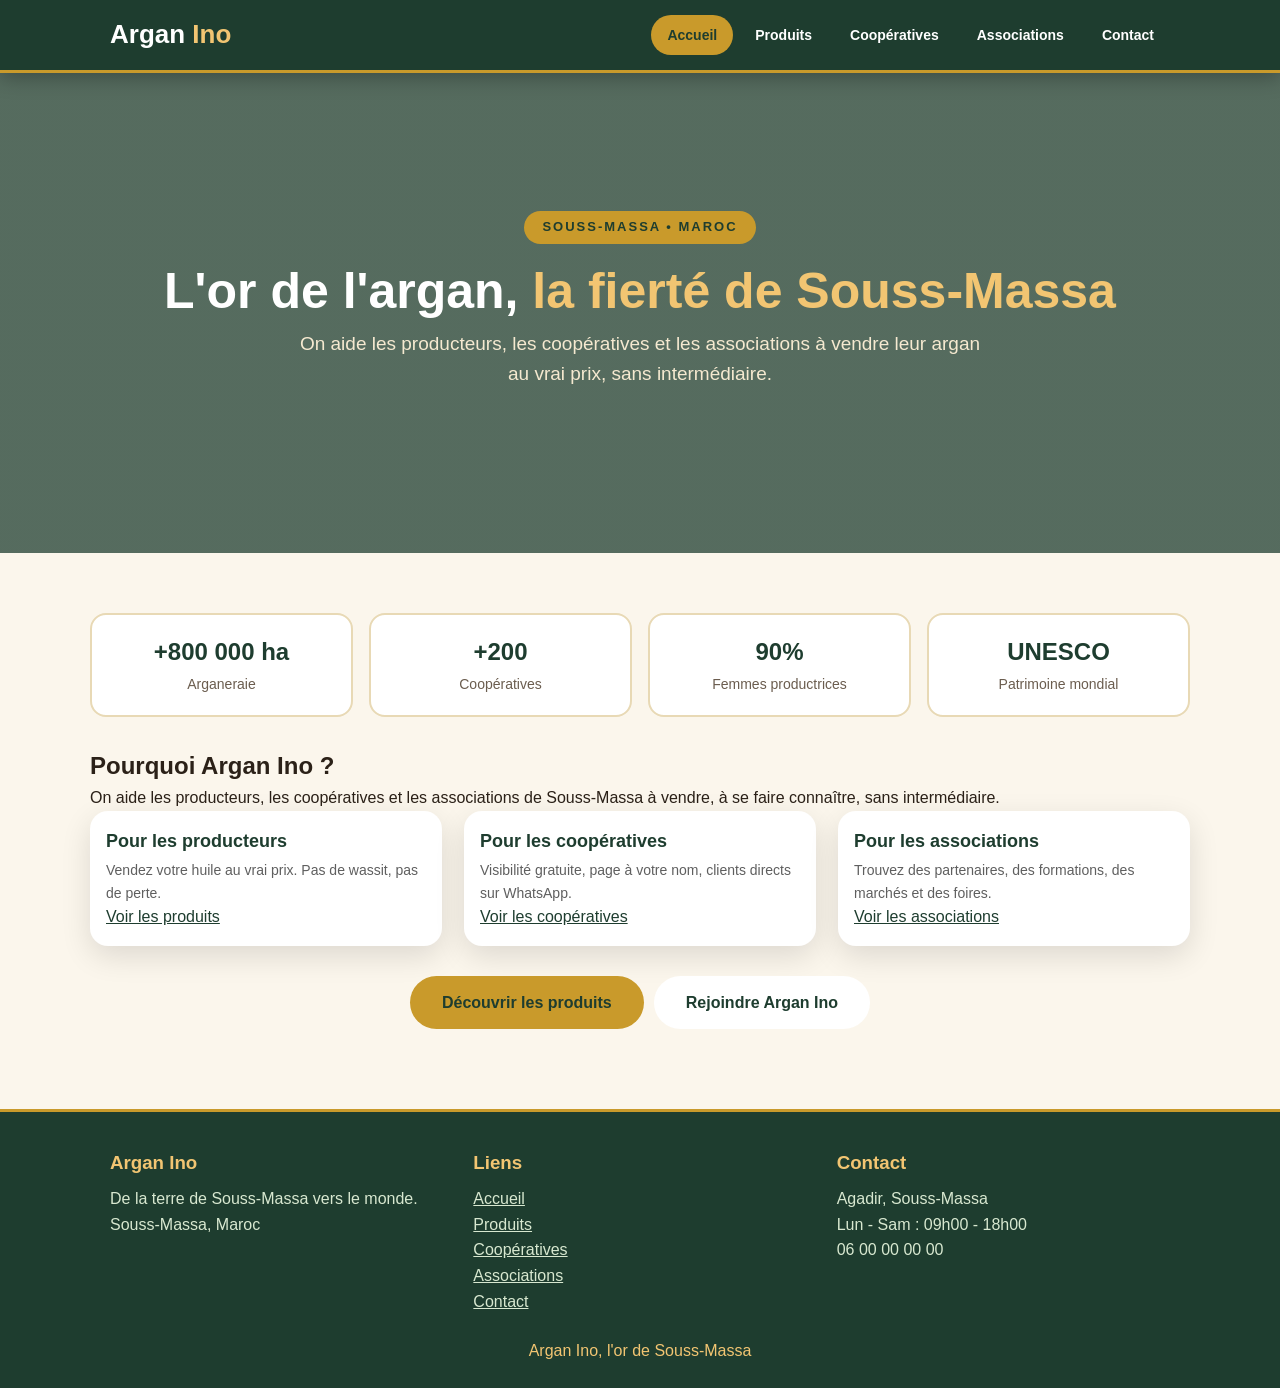
<file: Index.html>
<!DOCTYPE html>
<html lang="fr">
<head>
  <meta charset="UTF-8">
  <meta name="viewport" content="width=device-width, initial-scale=1.0">
  <title>Accueil | Argan Ino - Souss Massa</title>
  <link rel="stylesheet" href="style.css">
</head>
<body>

  <!-- ============ HEADER ============ -->
  <header>
    <div class="conteneur nav-container">
      <a class="logo" href="imaggg.jpg">Argan <span>Ino</span></a>
      <nav>
        <ul>
          <li><a href="index.html" class="active">Accueil</a></li>
          <li><a href="produits.html">Produits</a></li>
          <li><a href="cooperatives.html">Coopératives</a></li>
          <li><a href="associations.html">Associations</a></li>
          <li><a href="contact.html">Contact</a></li>
        </ul>
      </nav>
    </div>
  </header>

  <main>

    <!-- ============ HERO ============ -->
    <section class="hero">
      <span class="small">SOUSS-MASSA • MAROC</span>
      <h1>L'or de l'argan, <span>la fierté de Souss-Massa</span></h1>
      <p>On aide les producteurs, les coopératives et les associations à vendre leur argan au vrai prix, sans intermédiaire.</p>
    </section>

    <!-- ============ STATS ============ -->
    <section class="conteneur section">
      <div class="stats">
        <div class="stat">
          <strong>+800 000 ha</strong>
          <span>Arganeraie</span>
        </div>
        <div class="stat">
          <strong>+200</strong>
          <span>Coopératives</span>
        </div>
        <div class="stat">
          <strong>90%</strong>
          <span>Femmes productrices</span>
        </div>
        <div class="stat">
          <strong>UNESCO</strong>
          <span>Patrimoine mondial</span>
        </div>
      </div>

      <div class="menu-title">
        <h2>Pourquoi Argan Ino ?</h2>
        <p>
          On aide les producteurs, les coopératives et les associations
          de Souss-Massa à vendre, à se faire connaître, sans intermédiaire.
        </p>
      </div>

      <div class="grid">

        <article class="carte">
          <div class="carte-body">
            <h3>Pour les producteurs</h3>
            <p class="desc">
              Vendez votre huile au vrai prix.
              Pas de wassit, pas de perte.
            </p>
            <a class="btn-carte" href="produits.html">Voir les produits</a>
          </div>
        </article>

        <article class="carte">
          <div class="carte-body">
            <h3>Pour les coopératives</h3>
            <p class="desc">
              Visibilité gratuite, page à votre nom,
              clients directs sur WhatsApp.
            </p>
            <a class="btn-carte" href="cooperatives.html">Voir les coopératives</a>
          </div>
        </article>

        <article class="carte">
          <div class="carte-body">
            <h3>Pour les associations</h3>
            <p class="desc">
              Trouvez des partenaires, des formations,
              des marchés et des foires.
            </p>
            <a class="btn-carte" href="associations.html">Voir les associations</a>
          </div>
        </article>

      </div>

      <div class="boutons boutons-bas">
        <a href="produits.html" class="btn btn-anim">Découvrir les produits</a>
        <a href="contact.html" class="btn btn2 btn-anim">Rejoindre Argan Ino</a>
      </div>
    </section>

  </main>

  <!-- ============ FOOTER ============ -->
  <footer>
    <div class="conteneur footer-cols">
      <div class="col">
        <h3>Argan Ino</h3>
        <p>De la terre de Souss-Massa vers le monde.</p>
        <p>Souss-Massa, Maroc</p>
      </div>
      <div class="col">
        <h3>Liens</h3>
        <ul>
          <li><a href="index.html">Accueil</a></li>
          <li><a href="produits.html">Produits</a></li>
          <li><a href="cooperatives.html">Coopératives</a></li>
          <li><a href="associations.html">Associations</a></li>
          <li><a href="contact.html">Contact</a></li>
        </ul>
      </div>
      <div class="col">
        <h3>Contact</h3>
        <p>Agadir, Souss-Massa</p>
        <p>Lun - Sam : 09h00 - 18h00</p>
        <p>06 00 00 00 00</p>
      </div>
    </div>
    <p class="slogan">Argan Ino, l'or de Souss-Massa</p>
  </footer>

</body>
</html>
</file>
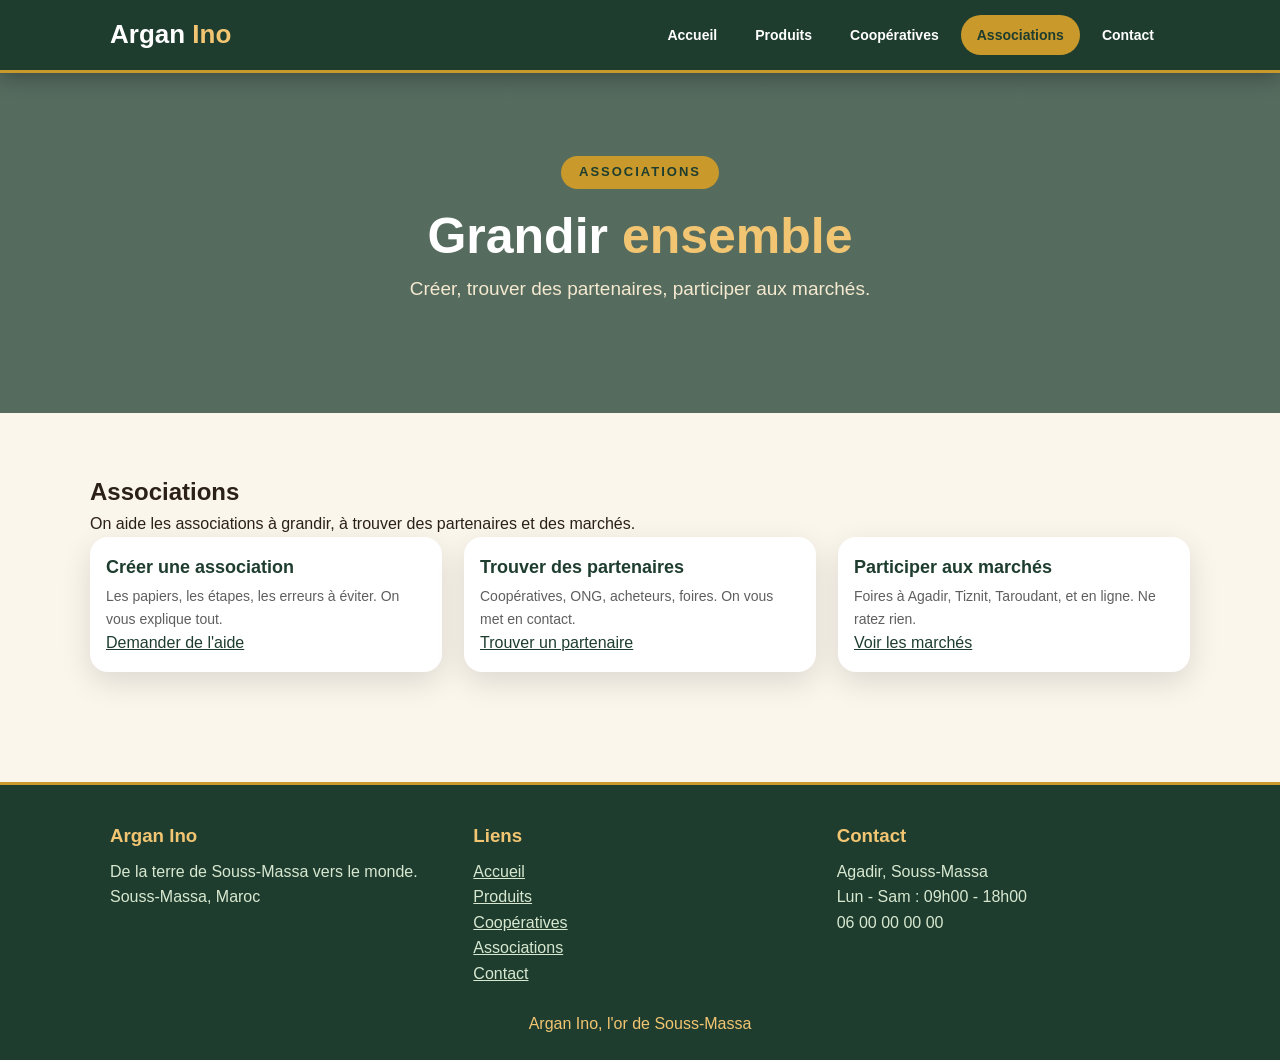
<file: assocations.html>
<!DOCTYPE html>
<html lang="fr">
<head>
  <meta charset="UTF-8">
  <meta name="viewport" content="width=device-width, initial-scale=1.0">
  <title>Associations | Argan Ino - Souss Massa</title>
  <link rel="stylesheet" href="style.css">
</head>
<body>

  <!-- ============ HEADER ============ -->
  <header>
    <div class="conteneur nav-container">
      <a class="logo" href="imaggg.jpg">Argan <span>Ino</span></a>
      <nav>
        <ul>
          <li><a href="index.html">Accueil</a></li>
          <li><a href="produits.html">Produits</a></li>
          <li><a href="cooperatives.html">Coopératives</a></li>
          <li><a href="associations.html" class="active">Associations</a></li>
          <li><a href="contact.html">Contact</a></li>
        </ul>
      </nav>
    </div>
  </header>

  <main>

    <!-- ============ HERO ============ -->
    <section class="hero hero-petit">
      <span class="small">ASSOCIATIONS</span>
      <h1>Grandir <span>ensemble</span></h1>
      <p>Créer, trouver des partenaires, participer aux marchés.</p>
    </section>

    <!-- ============ ASSOCIATIONS ============ -->
    <section class="conteneur section">
      <div class="menu-title">
        <h2>Associations</h2>
        <p>On aide les associations à grandir, à trouver des partenaires et des marchés.</p>
      </div>

      <div class="grid">

        <article class="carte">
          <div class="carte-body">
            <h3>Créer une association</h3>
            <p class="desc">
              Les papiers, les étapes, les erreurs à éviter.
              On vous explique tout.
            </p>
            <a class="btn-carte" href="contact.html">Demander de l'aide</a>
          </div>
        </article>

        <article class="carte">
          <div class="carte-body">
            <h3>Trouver des partenaires</h3>
            <p class="desc">
              Coopératives, ONG, acheteurs, foires.
              On vous met en contact.
            </p>
            <a class="btn-carte" href="contact.html">Trouver un partenaire</a>
          </div>
        </article>

        <article class="carte">
          <div class="carte-body">
            <h3>Participer aux marchés</h3>
            <p class="desc">
              Foires à Agadir, Tiznit, Taroudant, et en ligne.
              Ne ratez rien.
            </p>
            <a class="btn-carte" href="contact.html">Voir les marchés</a>
          </div>
        </article>

      </div>
    </section>

  </main>

  <!-- ============ FOOTER ============ -->
  <footer>
    <div class="conteneur footer-cols">
      <div class="col">
        <h3>Argan Ino</h3>
        <p>De la terre de Souss-Massa vers le monde.</p>
        <p>Souss-Massa, Maroc</p>
      </div>
      <div class="col">
        <h3>Liens</h3>
        <ul>
          <li><a href="index.html">Accueil</a></li>
          <li><a href="produits.html">Produits</a></li>
          <li><a href="cooperatives.html">Coopératives</a></li>
          <li><a href="associations.html">Associations</a></li>
          <li><a href="contact.html">Contact</a></li>
        </ul>
      </div>
      <div class="col">
        <h3>Contact</h3>
        <p>Agadir, Souss-Massa</p>
        <p>Lun - Sam : 09h00 - 18h00</p>
        <p>06 00 00 00 00</p>
      </div>
    </div>
    <p class="slogan">Argan Ino, l'or de Souss-Massa</p>
  </footer>

</body>
</html>
</file>
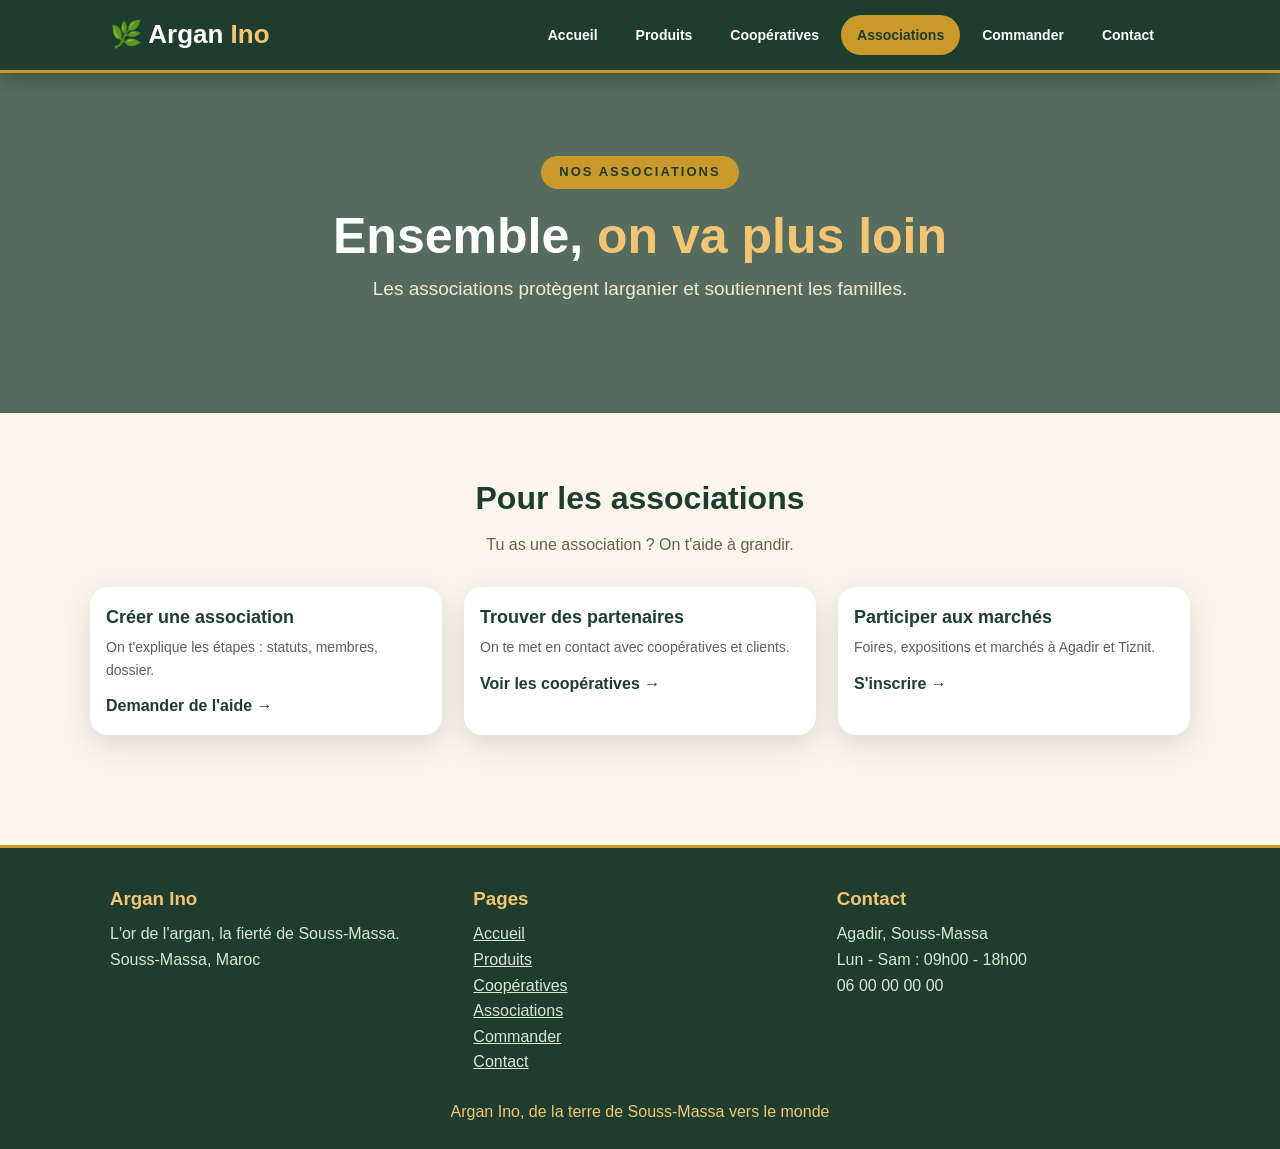
<file: associations.html>
<!DOCTYPE html>
<html lang="fr"><head><meta charset="UTF-8"><meta name="viewport" content="width=device-width, initial-scale=1.0">
<title>Associations | Argan Ino - Souss-Massa</title><link rel="stylesheet" href="style.css"></head>
<body>
<header>
  <div class="conteneur nav-container">
    <a class="logo" href="index.html">🌿 Argan <span>Ino</span></a>
    <nav aria-label="Menu principal"><ul>
      <li><a href="index.html" class="">Accueil</a></li>
      <li><a href="produits.html" class="">Produits</a></li>
      <li><a href="cooperatives.html" class="">Coopératives</a></li>
      <li><a href="associations.html" class="active">Associations</a></li>
      <li><a href="commande.html" class="">Commander</a></li>
      <li><a href="contact.html" class="">Contact</a></li>
    </ul></nav>
  </div>
</header>
<main>
<section class="hero hero-petit"><span class="small">NOS ASSOCIATIONS</span><h1>Ensemble, <span>on va plus loin</span></h1><p>Les associations protègent larganier et soutiennent les familles.</p></section>
<section class="conteneur section"><div class="titre"><h2>Pour les associations</h2><p>Tu as une association ? On t'aide à grandir.</p></div>
<div class="grid">
<article class="carte"><div class="carte-body"><h3>Créer une association</h3><p class="desc">On t'explique les étapes : statuts, membres, dossier.</p><a class="btn-mini" href="contact.html">Demander de l'aide →</a></div></article>
<article class="carte"><div class="carte-body"><h3>Trouver des partenaires</h3><p class="desc">On te met en contact avec coopératives et clients.</p><a class="btn-mini" href="cooperatives.html">Voir les coopératives →</a></div></article>
<article class="carte"><div class="carte-body"><h3>Participer aux marchés</h3><p class="desc">Foires, expositions et marchés à Agadir et Tiznit.</p><a class="btn-mini" href="contact.html">S'inscrire →</a></div></article>
</div></section>
</main>
<footer>
  <div class="conteneur footer-cols">
    <div class="col"><h3>Argan Ino</h3><p>L'or de l'argan, la fierté de Souss-Massa.</p><p>Souss-Massa, Maroc</p></div>
    <div class="col"><h3>Pages</h3><ul>
      <li><a href="index.html">Accueil</a></li><li><a href="produits.html">Produits</a></li>
      <li><a href="cooperatives.html">Coopératives</a></li><li><a href="associations.html">Associations</a></li>
      <li><a href="commande.html">Commander</a></li><li><a href="contact.html">Contact</a></li>
    </ul></div>
    <div class="col"><h3>Contact</h3><p>Agadir, Souss-Massa</p><p>Lun - Sam : 09h00 - 18h00</p><p>06 00 00 00 00</p></div>
  </div>
  <p class="slogan">Argan Ino, de la terre de Souss-Massa vers le monde</p>
</footer>
</body></html>
</file>
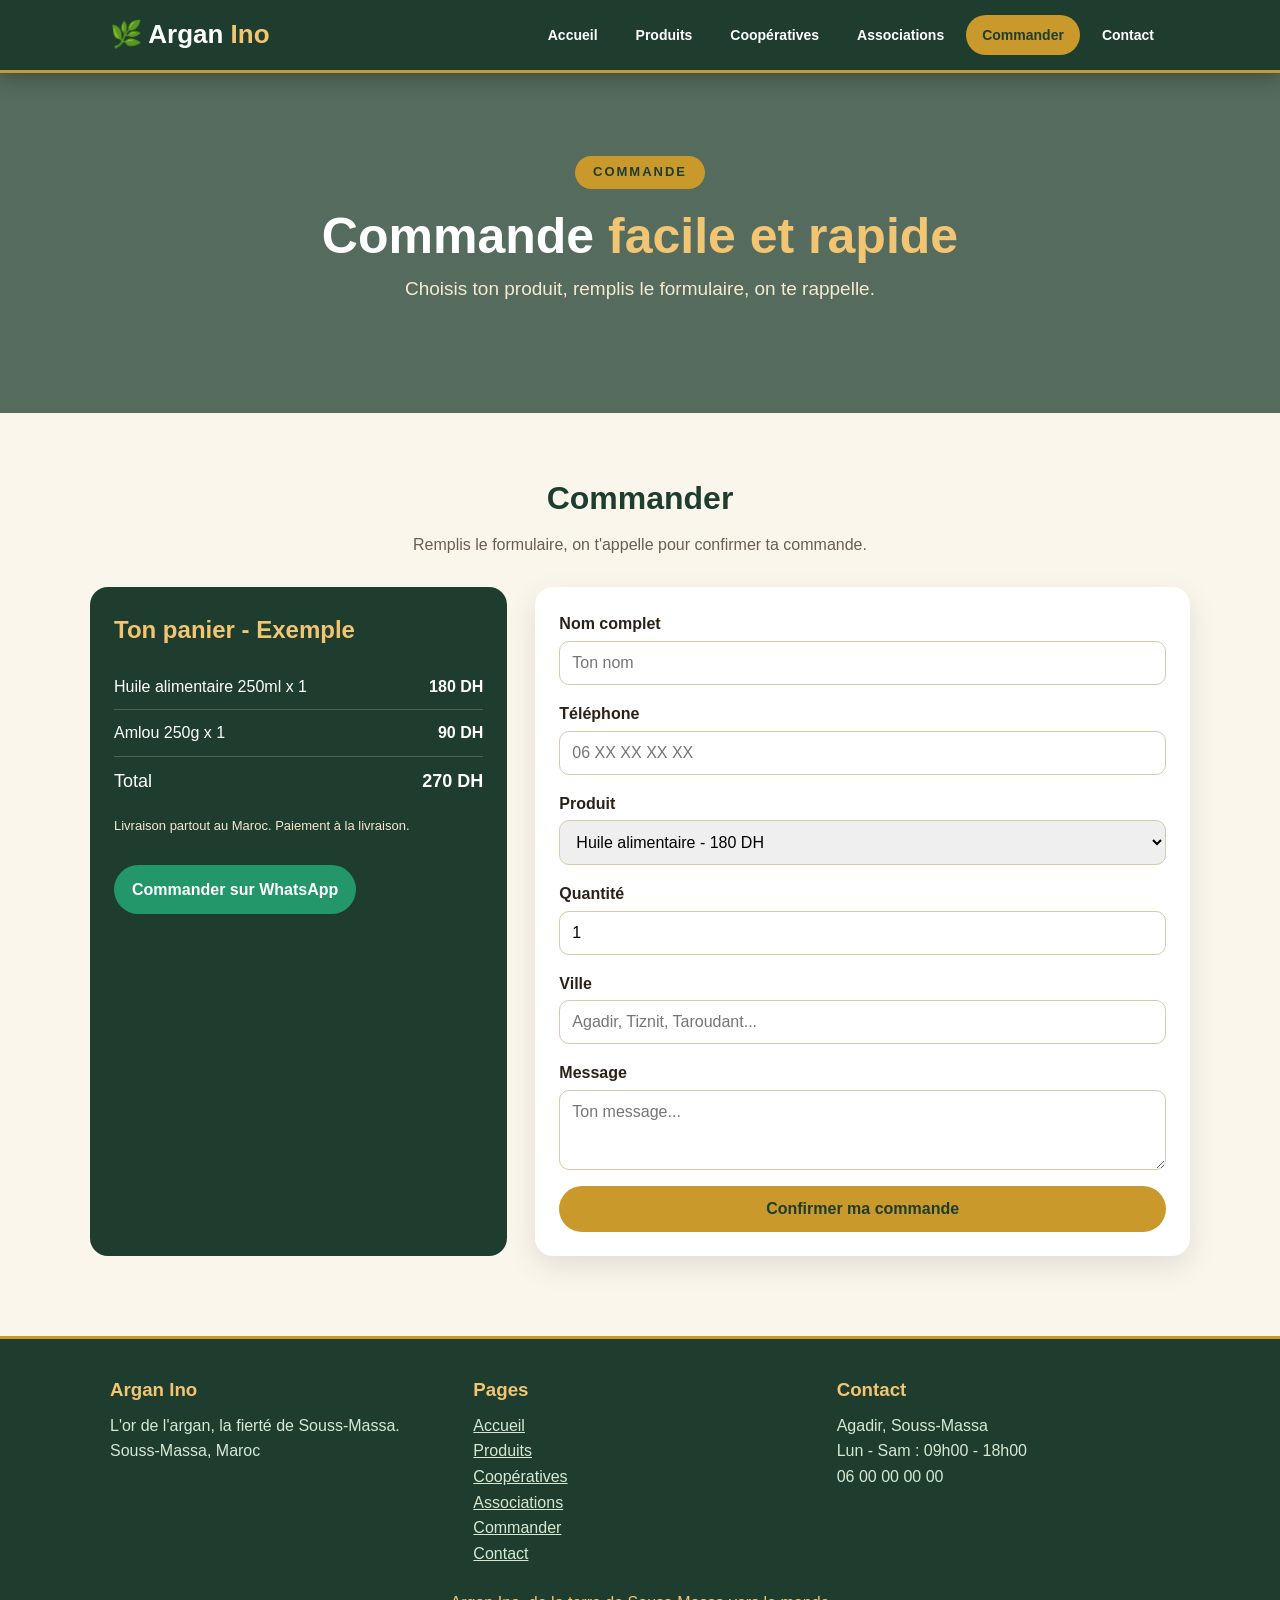
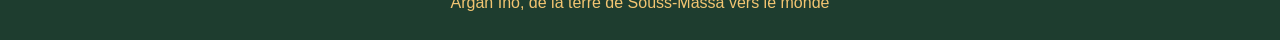
<file: commande.html>
<!DOCTYPE html>
<html lang="fr"><head><meta charset="UTF-8"><meta name="viewport" content="width=device-width, initial-scale=1.0">
<title>Commander | Argan Ino - Souss-Massa</title><link rel="stylesheet" href="style.css"></head>
<body>
<header>
  <div class="conteneur nav-container">
    <a class="logo" href="index.html">🌿 Argan <span>Ino</span></a>
    <nav aria-label="Menu principal"><ul>
      <li><a href="index.html" class="">Accueil</a></li>
      <li><a href="produits.html" class="">Produits</a></li>
      <li><a href="cooperatives.html" class="">Coopératives</a></li>
      <li><a href="associations.html" class="">Associations</a></li>
      <li><a href="commande.html" class="active">Commander</a></li>
      <li><a href="contact.html" class="">Contact</a></li>
    </ul></nav>
  </div>
</header>
<main>
<section class="hero hero-petit"><span class="small">COMMANDE</span><h1>Commande <span>facile et rapide</span></h1><p>Choisis ton produit, remplis le formulaire, on te rappelle.</p></section>
<section class="conteneur section"><div class="titre"><h2>Commander</h2><p>Remplis le formulaire, on t'appelle pour confirmer ta commande.</p></div>
<div class="commande-box">
<div class="infos"><h2>Ton panier - Exemple</h2>
<div class="ligne"><span>Huile alimentaire 250ml x 1</span><strong>180 DH</strong></div>
<div class="ligne"><span>Amlou 250g x 1</span><strong>90 DH</strong></div>
<div class="ligne total"><span>Total</span><strong>270 DH</strong></div>
<p class="note">Livraison partout au Maroc. Paiement à la livraison.</p>
<a class="wa" href="https://wa.me/212600000000?text=Salam%20Argan%20Ino%2C%20bghit%20ncommandi">Commander sur WhatsApp</a></div>
<form class="formulaire" action="#" method="post">
<label>Nom complet</label><input type="text" placeholder="Ton nom" required>
<label>Téléphone</label><input type="tel" placeholder="06 XX XX XX XX" required>
<label>Produit</label><select><option>Huile alimentaire - 180 DH</option><option>Huile cosmétique - 120 DH</option><option>Amlou - 90 DH</option><option>Savon - 80 DH</option><option>Crème - 150 DH</option><option>Pack Miel + Argan - 220 DH</option></select>
<label>Quantité</label><input type="number" min="1" value="1" required>
<label>Ville</label><input type="text" placeholder="Agadir, Tiznit, Taroudant..." required>
<label>Message</label><textarea rows="3" placeholder="Ton message..."></textarea>
<button type="submit">Confirmer ma commande</button>
</form></div></section>
</main>
<footer>
  <div class="conteneur footer-cols">
    <div class="col"><h3>Argan Ino</h3><p>L'or de l'argan, la fierté de Souss-Massa.</p><p>Souss-Massa, Maroc</p></div>
    <div class="col"><h3>Pages</h3><ul>
      <li><a href="index.html">Accueil</a></li><li><a href="produits.html">Produits</a></li>
      <li><a href="cooperatives.html">Coopératives</a></li><li><a href="associations.html">Associations</a></li>
      <li><a href="commande.html">Commander</a></li><li><a href="contact.html">Contact</a></li>
    </ul></div>
    <div class="col"><h3>Contact</h3><p>Agadir, Souss-Massa</p><p>Lun - Sam : 09h00 - 18h00</p><p>06 00 00 00 00</p></div>
  </div>
  <p class="slogan">Argan Ino, de la terre de Souss-Massa vers le monde</p>
</footer>
</body></html>
</file>
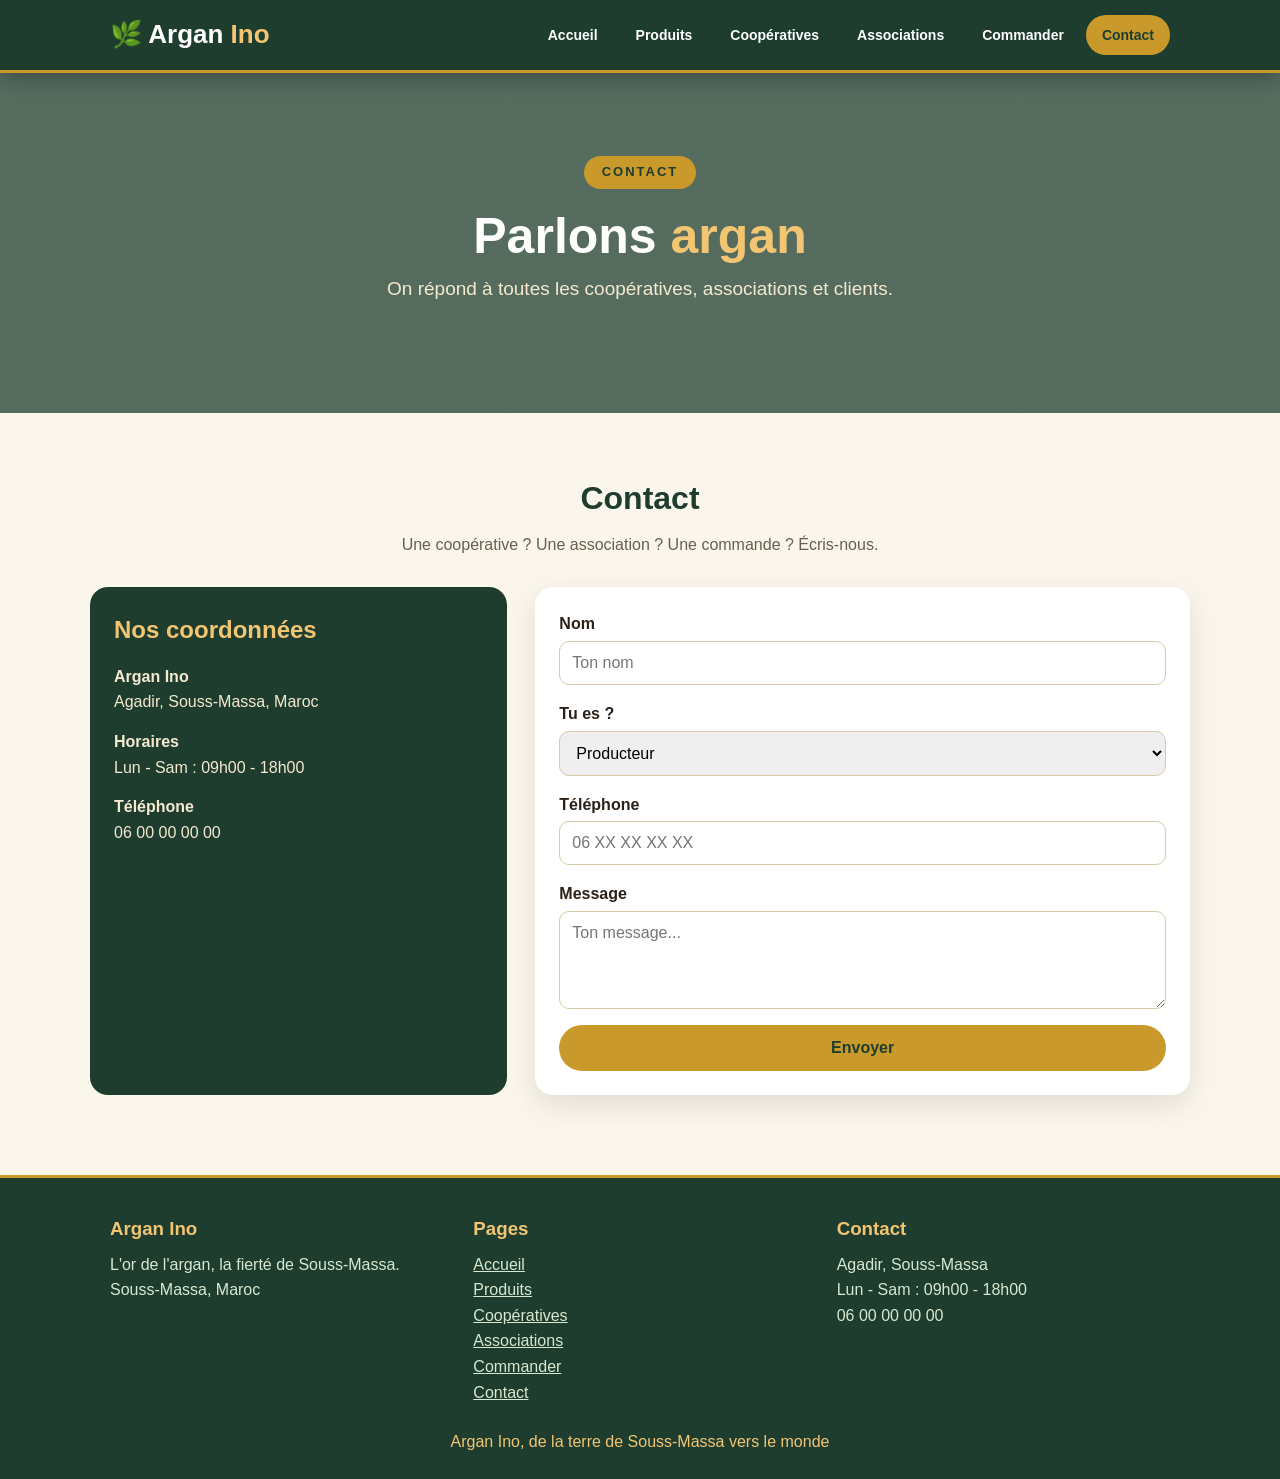
<file: contact.html>
<!DOCTYPE html>
<html lang="fr"><head><meta charset="UTF-8"><meta name="viewport" content="width=device-width, initial-scale=1.0">
<title>Contact | Argan Ino - Souss-Massa</title><link rel="stylesheet" href="style.css"></head>
<body>
<header>
  <div class="conteneur nav-container">
    <a class="logo" href="index.html">🌿 Argan <span>Ino</span></a>
    <nav aria-label="Menu principal"><ul>
      <li><a href="index.html" class="">Accueil</a></li>
      <li><a href="produits.html" class="">Produits</a></li>
      <li><a href="cooperatives.html" class="">Coopératives</a></li>
      <li><a href="associations.html" class="">Associations</a></li>
      <li><a href="commande.html" class="">Commander</a></li>
      <li><a href="contact.html" class="active">Contact</a></li>
    </ul></nav>
  </div>
</header>
<main>
<section class="hero hero-petit"><span class="small">CONTACT</span><h1>Parlons <span>argan</span></h1><p>On répond à toutes les coopératives, associations et clients.</p></section>
<section class="conteneur section"><div class="titre"><h2>Contact</h2><p>Une coopérative ? Une association ? Une commande ? Écris-nous.</p></div>
<div class="contact-box"><div class="infos"><h2>Nos coordonnées</h2><p><strong>Argan Ino</strong><br>Agadir, Souss-Massa, Maroc</p><p><strong>Horaires</strong><br>Lun - Sam : 09h00 - 18h00</p><p><strong>Téléphone</strong><br>06 00 00 00 00</p></div>
<form class="formulaire" action="#" method="post"><label>Nom</label><input type="text" placeholder="Ton nom" required>
<label>Tu es ?</label><select><option>Producteur</option><option>Coopérative</option><option>Association</option><option>Client</option></select>
<label>Téléphone</label><input type="tel" placeholder="06 XX XX XX XX" required>
<label>Message</label><textarea rows="4" placeholder="Ton message..." required></textarea><button type="submit">Envoyer</button></form></div></section>
</main>
<footer>
  <div class="conteneur footer-cols">
    <div class="col"><h3>Argan Ino</h3><p>L'or de l'argan, la fierté de Souss-Massa.</p><p>Souss-Massa, Maroc</p></div>
    <div class="col"><h3>Pages</h3><ul>
      <li><a href="index.html">Accueil</a></li><li><a href="produits.html">Produits</a></li>
      <li><a href="cooperatives.html">Coopératives</a></li><li><a href="associations.html">Associations</a></li>
      <li><a href="commande.html">Commander</a></li><li><a href="contact.html">Contact</a></li>
    </ul></div>
    <div class="col"><h3>Contact</h3><p>Agadir, Souss-Massa</p><p>Lun - Sam : 09h00 - 18h00</p><p>06 00 00 00 00</p></div>
  </div>
  <p class="slogan">Argan Ino, de la terre de Souss-Massa vers le monde</p>
</footer>
</body></html>
</file>
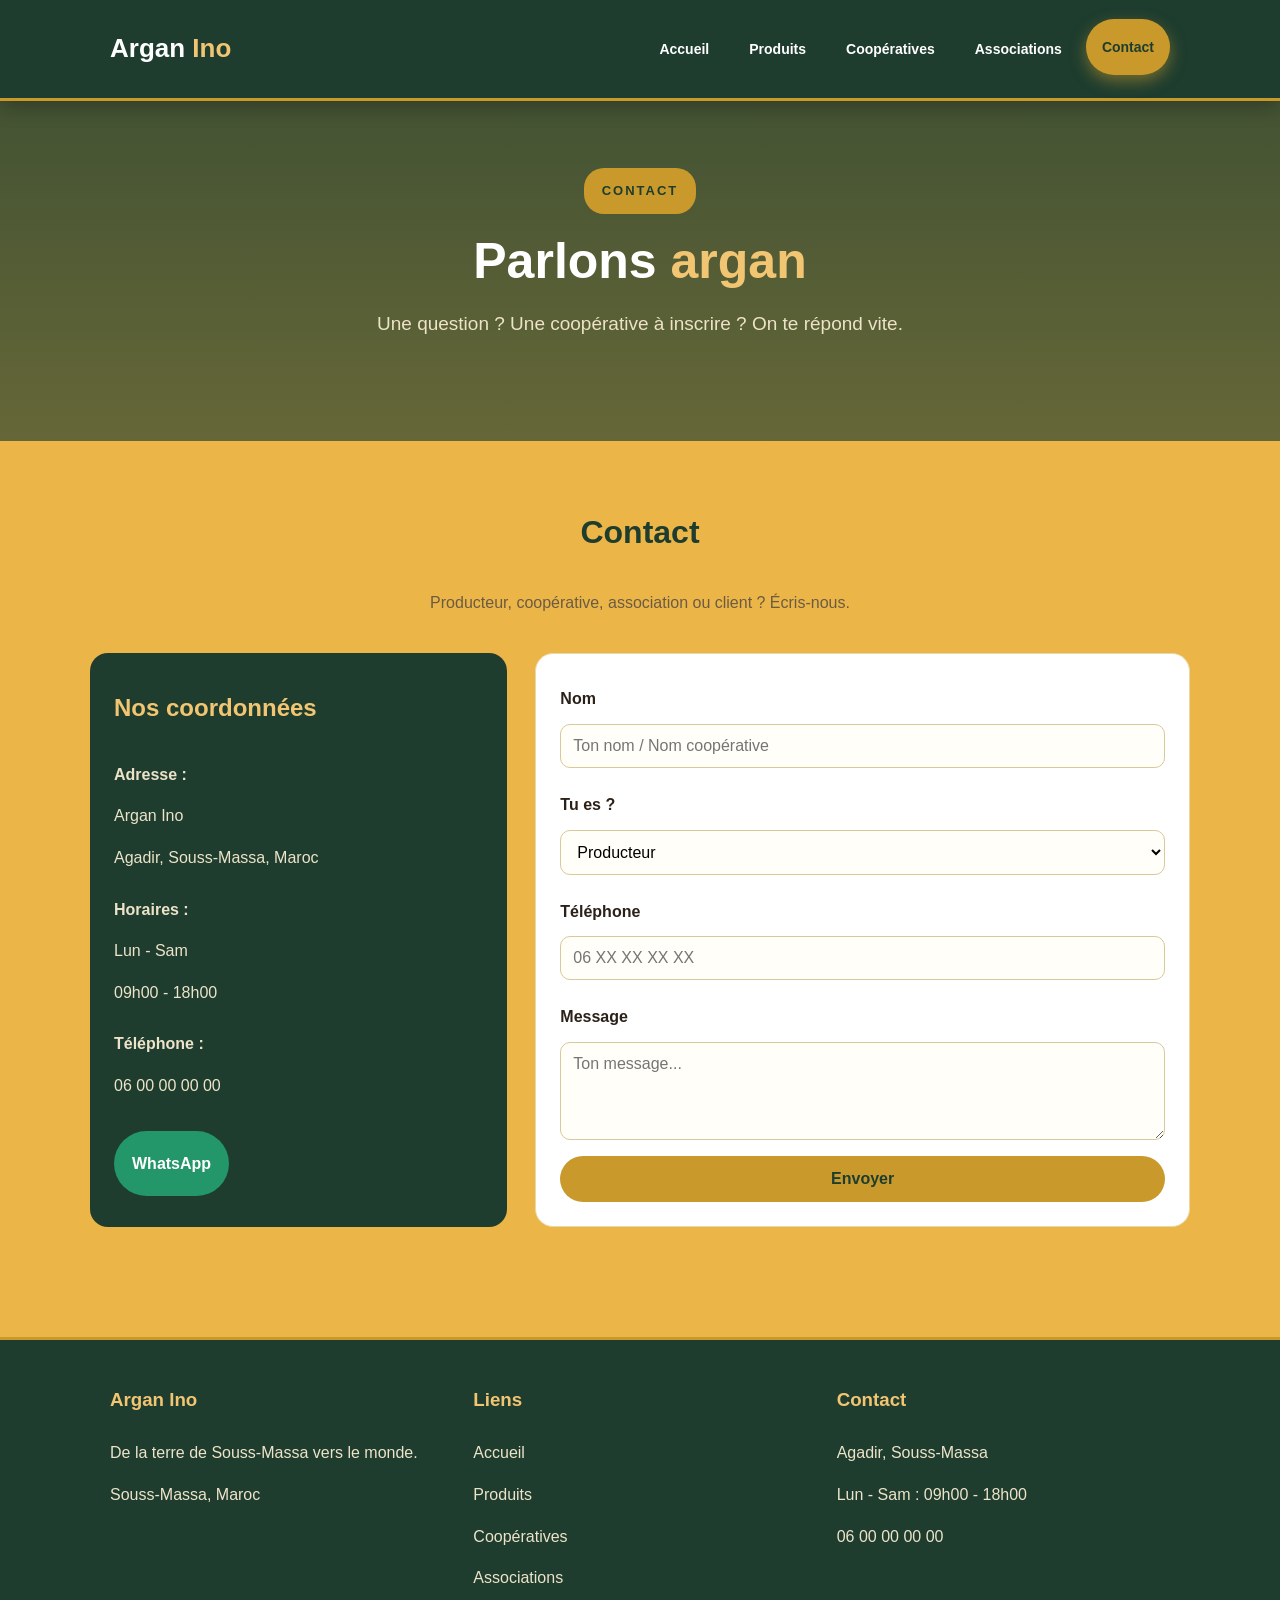
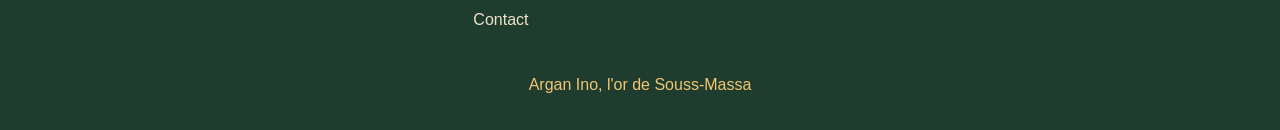
<file: Contact.html>
<!DOCTYPE html>
<html lang="fr">
<head>
  <meta charset="UTF-8">
  <meta name="viewport" content="width=device-width, initial-scale=1.0">
  <title>Contact | Argan Ino - Souss Massa</title>
  <link rel="stylesheet" href="Style.css">
</head>
<body>

  <!-- ============ HEADER ============ -->
  <header>
    <div class="conteneur nav-container">
      <a class="logo" href="imaggg.jpg">Argan <span>Ino</span></a>
      <nav>
        <ul>
          <li><a href="index.html">Accueil</a></li>
          <li><a href="produits.html">Produits</a></li>
          <li><a href="cooperatives.html">Coopératives</a></li>
          <li><a href="associations.html">Associations</a></li>
          <li><a href="contact.html" class="active">Contact</a></li>
        </ul>
      </nav>
    </div>
  </header>

  <main>

    <!-- ============ HERO ============ -->
    <section class="hero hero-petit">
      <span class="small">CONTACT</span>
      <h1>Parlons <span>argan</span></h1>
      <p>Une question ? Une coopérative à inscrire ? On te répond vite.</p>
    </section>

    <!-- ============ CONTACT ============ -->
    <section class="conteneur section">
      <div class="menu-title">
        <h2>Contact</h2>
        <p>Producteur, coopérative, association ou client ? Écris-nous.</p>
      </div>

      <div class="contact-box">

        <div class="infos">
          <h2>Nos coordonnées</h2>
          <p>
            <strong>Adresse :</strong><br>
            Argan Ino<br>
            Agadir, Souss-Massa, Maroc
          </p>
          <p>
            <strong>Horaires :</strong><br>
            Lun - Sam<br>
            09h00 - 18h00
          </p>
          <p>
            <strong>Téléphone :</strong><br>
            06 00 00 00 00
          </p>
          <a class="wa" href="https://wa.me/212600000000">WhatsApp</a>
        </div>

        <form class="formulaire" action="#" method="post">
          <label for="nom">Nom</label>
          <input id="nom" type="text" placeholder="Ton nom / Nom coopérative" required>

          <label for="type">Tu es ?</label>
          <select id="type">
            <option>Producteur</option>
            <option>Coopérative</option>
            <option>Association</option>
            <option>Client</option>
          </select>

          <label for="tel">Téléphone</label>
          <input id="tel" type="tel" placeholder="06 XX XX XX XX" required>

          <label for="msg">Message</label>
          <textarea id="msg" rows="4" placeholder="Ton message..." required></textarea>

          <button type="submit">Envoyer</button>
        </form>

      </div>
    </section>

  </main>

  <!-- ============ FOOTER ============ -->
  <footer>
    <div class="conteneur footer-cols">
      <div class="col">
        <h3>Argan Ino</h3>
        <p>De la terre de Souss-Massa vers le monde.</p>
        <p>Souss-Massa, Maroc</p>
      </div>
      <div class="col">
        <h3>Liens</h3>
        <ul>
          <li><a href="index.html">Accueil</a></li>
          <li><a href="produits.html">Produits</a></li>
          <li><a href="cooperatives.html">Coopératives</a></li>
          <li><a href="associations.html">Associations</a></li>
          <li><a href="contact.html">Contact</a></li>
        </ul>
      </div>
      <div class="col">
        <h3>Contact</h3>
        <p>Agadir, Souss-Massa</p>
        <p>Lun - Sam : 09h00 - 18h00</p>
        <p>06 00 00 00 00</p>
      </div>
    </div>
    <p class="slogan">Argan Ino, l'or de Souss-Massa</p>
  </footer>

</body>
</html>
</file>
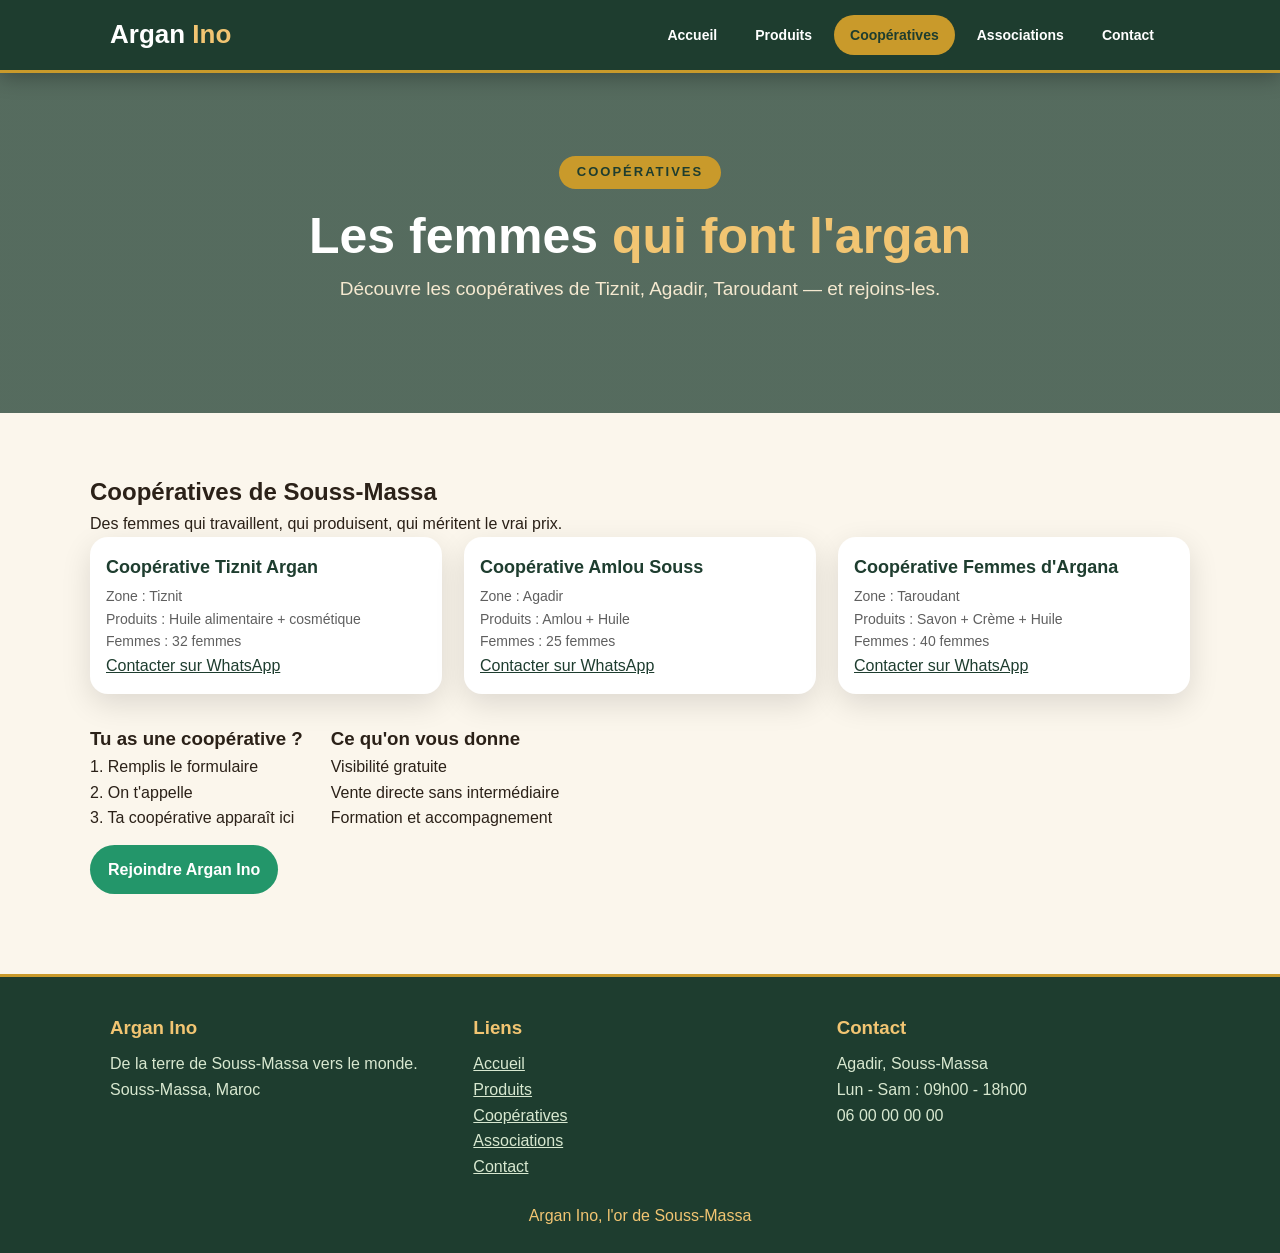
<file: Cooperatives.html>
<!DOCTYPE html>
<html lang="fr">
<head>
  <meta charset="UTF-8">
  <meta name="viewport" content="width=device-width, initial-scale=1.0">
  <title> Argan Ino - Souss Massa</title>
  <link rel="stylesheet" href="style.css">
</head>
<body>

  <!-- ============ HEADER ============ -->
  <header>
    <div class="conteneur nav-container">
      <a class="logo" href="imaggg.jpg">Argan <span>Ino</span></a>
      <nav>
        <ul>
          <li><a href="index.html">Accueil</a></li>
          <li><a href="produits.html">Produits</a></li>
          <li><a href="cooperatives.html" class="active">Coopératives</a></li>
          <li><a href="associations.html">Associations</a></li>
          <li><a href="contact.html">Contact</a></li>
        </ul>
      </nav>
    </div>
  </header>

  <main>

    <!-- ============ HERO ============ -->
    <section class="hero hero-petit">
      <span class="small">COOPÉRATIVES</span>
      <h1>Les femmes <span>qui font l'argan</span></h1>
      <p>Découvre les coopératives de Tiznit, Agadir, Taroudant — et rejoins-les.</p>
    </section>

    <!-- ============ COOPÉRATIVES ============ -->
    <section class="conteneur section">
      <div class="menu-title">
        <h2>Coopératives de Souss-Massa</h2>
        <p>Des femmes qui travaillent, qui produisent, qui méritent le vrai prix.</p>
      </div>

      <div class="grid">

        <article class="carte">
          <div class="carte-body">
            <h3>Coopérative Tiznit Argan</h3>
            <p class="desc">
              Zone : Tiznit<br>
              Produits : Huile alimentaire + cosmétique<br>
              Femmes : 32 femmes
            </p>
            <a class="btn-carte" href="contact.html">Contacter sur WhatsApp</a>
          </div>
        </article>

        <article class="carte">
          <div class="carte-body">
            <h3>Coopérative Amlou Souss</h3>
            <p class="desc">
              Zone : Agadir<br>
              Produits : Amlou + Huile<br>
              Femmes : 25 femmes
            </p>
            <a class="btn-carte" href="contact.html">Contacter sur WhatsApp</a>
          </div>
        </article>

        <article class="carte">
          <div class="carte-body">
            <h3>Coopérative Femmes d'Argana</h3>
            <p class="desc">
              Zone : Taroudant<br>
              Produits : Savon + Crème + Huile<br>
              Femmes : 40 femmes
            </p>
            <a class="btn-carte" href="contact.html">Contacter sur WhatsApp</a>
          </div>
        </article>

      </div>

      <div class="commande-box">
        <div class="commande-exemple">
          <h3>Tu as une coopérative ?</h3>
          <p>
            1. Remplis le formulaire<br>
            2. On t'appelle<br>
            3. Ta coopérative apparaît ici
          </p>
          <a class="wa" href="contact.html">Rejoindre Argan Ino</a>
        </div>

        <div class="commande-etapes">
          <h3>Ce qu'on vous donne</h3>
          <p>Visibilité gratuite</p>
          <p>Vente directe sans intermédiaire</p>
          <p>Formation et accompagnement</p>
        </div>
      </div>
    </section>

  </main>

  <!-- ============ FOOTER ============ -->
  <footer>
    <div class="conteneur footer-cols">
      <div class="col">
        <h3>Argan Ino</h3>
        <p>De la terre de Souss-Massa vers le monde.</p>
        <p>Souss-Massa, Maroc</p>
      </div>
      <div class="col">
        <h3>Liens</h3>
        <ul>
          <li><a href="index.html">Accueil</a></li>
          <li><a href="produits.html">Produits</a></li>
          <li><a href="cooperatives.html">Coopératives</a></li>
          <li><a href="associations.html">Associations</a></li>
          <li><a href="contact.html">Contact</a></li>
        </ul>
      </div>
      <div class="col">
        <h3>Contact</h3>
        <p>Agadir, Souss-Massa</p>
        <p>Lun - Sam : 09h00 - 18h00</p>
        <p>06 00 00 00 00</p>
      </div>
    </div>
    <p class="slogan">Argan Ino, l'or de Souss-Massa</p>
  </footer>

</body>
</html>
</file>
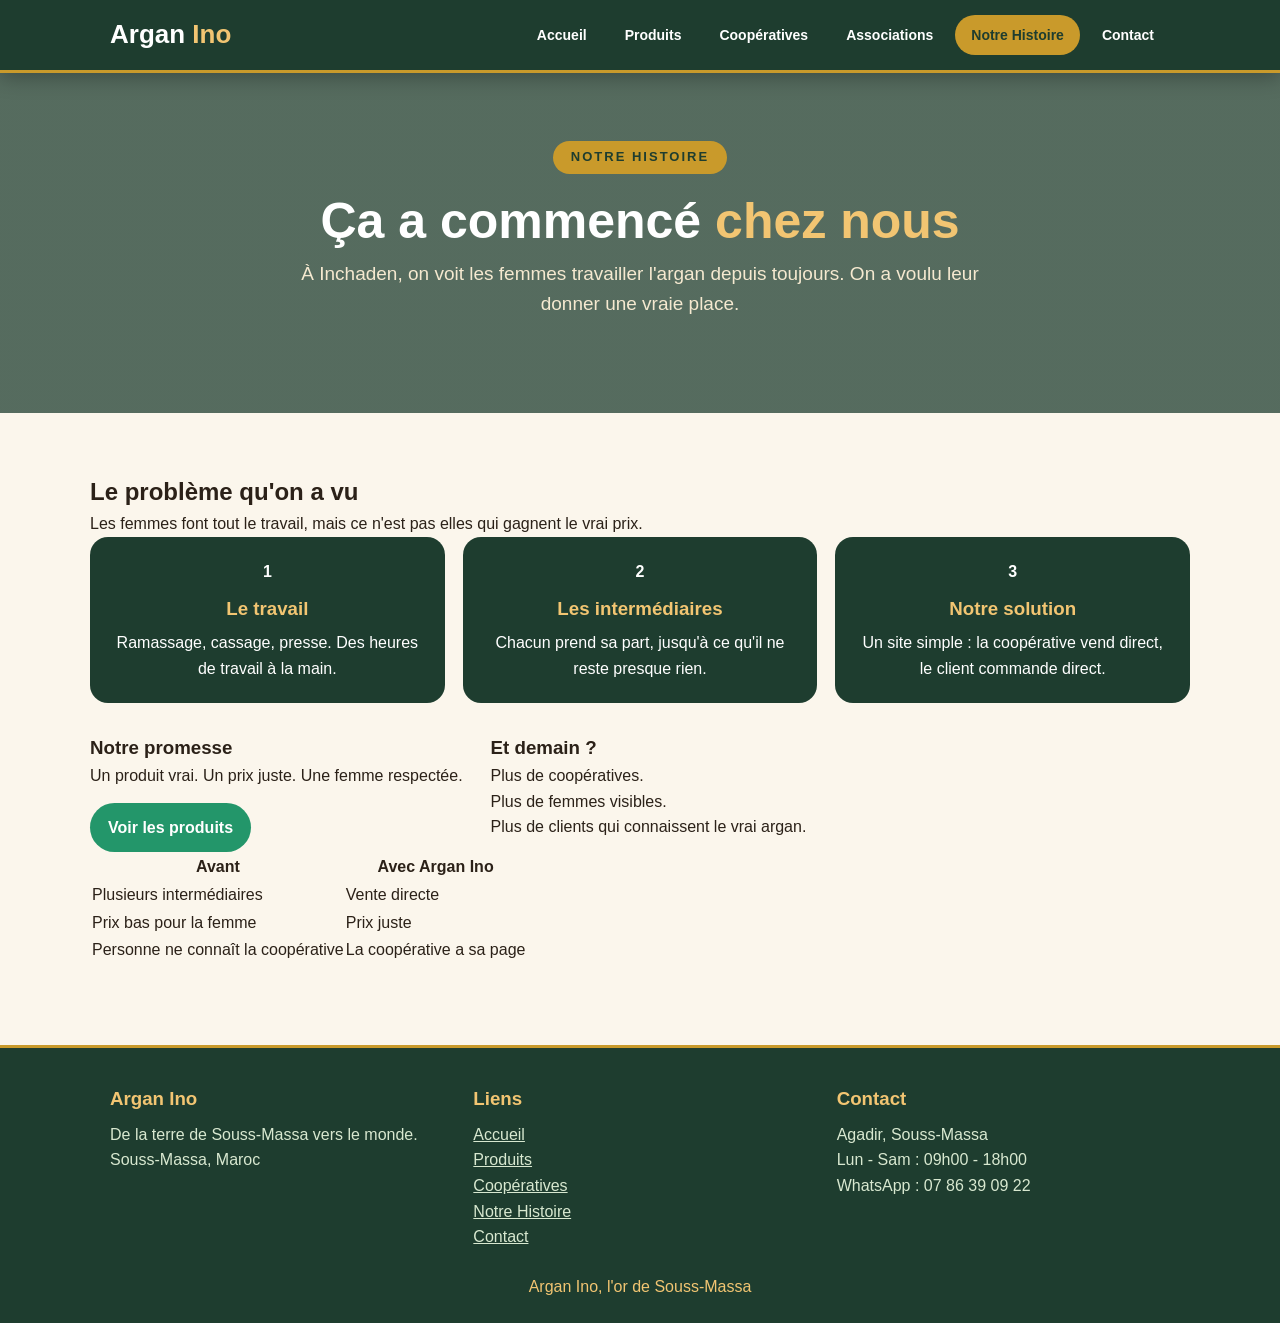
<file: histoire.html>
<!DOCTYPE html>
<html lang="fr">
<head>
  <meta charset="UTF-8">
  <meta name="viewport" content="width=device-width, initial-scale=1.0">
  <title>Notre Histoire | Argan Ino - Souss Massa</title>
  <meta name="description" content="L'histoire d'Argan Ino : des femmes de Souss-Massa vers le monde.">
  <link rel="stylesheet" href="style.css">
</head>
<body>
<header>
  <div class="conteneur nav-container">
    <a class="logo" href="index.html">Argan <span>Ino</span></a>
    <nav aria-label="Menu principal">
      <ul>
        <li><a href="index.html">Accueil</a></li>
        <li><a href="produits.html">Produits</a></li>
        <li><a href="cooperatives.html">Coopératives</a></li>
        <li><a href="associations.html">Associations</a></li>
        <li><a href="histoire.html" class="active">Notre Histoire</a></li>
        <li><a href="contact.html">Contact</a></li>
      </ul>
    </nav>
  </div>
</header>
<main>
  <section class="hero hero-petit">
    <span class="small">NOTRE HISTOIRE</span>
    <h1>Ça a commencé <span>chez nous</span></h1>
    <p>À Inchaden, on voit les femmes travailler l'argan depuis toujours. On a voulu leur donner une vraie place.</p>
  </section>
  <section class="conteneur section">
    <div class="menu-title"><h2>Le problème qu'on a vu</h2><p>Les femmes font tout le travail, mais ce n'est pas elles qui gagnent le vrai prix.</p></div>
    <div class="etapes">
      <div class="etape"><b>1</b><h3>Le travail</h3><p>Ramassage, cassage, presse. Des heures de travail à la main.</p></div>
      <div class="etape"><b>2</b><h3>Les intermédiaires</h3><p>Chacun prend sa part, jusqu'à ce qu'il ne reste presque rien.</p></div>
      <div class="etape"><b>3</b><h3>Notre solution</h3><p>Un site simple : la coopérative vend direct, le client commande direct.</p></div>
    </div>
    <div class="commande-box">
      <div class="commande-exemple"><h3>Notre promesse</h3><p>Un produit vrai. Un prix juste. Une femme respectée.</p><a class="wa" href="produits.html">Voir les produits</a></div>
      <div class="commande-etapes"><h3>Et demain ?</h3><p>Plus de coopératives.</p><p>Plus de femmes visibles.</p><p>Plus de clients qui connaissent le vrai argan.</p></div>
    </div>
    <table class="tableau"><tr><th>Avant</th><th>Avec Argan Ino</th></tr><tr><td>Plusieurs intermédiaires</td><td>Vente directe</td></tr><tr><td>Prix bas pour la femme</td><td>Prix juste</td></tr><tr><td>Personne ne connaît la coopérative</td><td>La coopérative a sa page</td></tr></table>
  </section>
</main>
<footer><div class="conteneur footer-cols"><div class="col"><h3>Argan Ino</h3><p>De la terre de Souss-Massa vers le monde.</p><p>Souss-Massa, Maroc</p></div><div class="col"><h3>Liens</h3><ul><li><a href="index.html">Accueil</a></li><li><a href="produits.html">Produits</a></li><li><a href="cooperatives.html">Coopératives</a></li><li><a href="histoire.html">Notre Histoire</a></li><li><a href="contact.html">Contact</a></li></ul></div><div class="col"><h3>Contact</h3><p>Agadir, Souss-Massa</p><p>Lun - Sam : 09h00 - 18h00</p><p>WhatsApp : 07 86 39 09 22</p></div></div><p class="slogan">Argan Ino, l'or de Souss-Massa</p></footer>
</body>
</html>
</file>
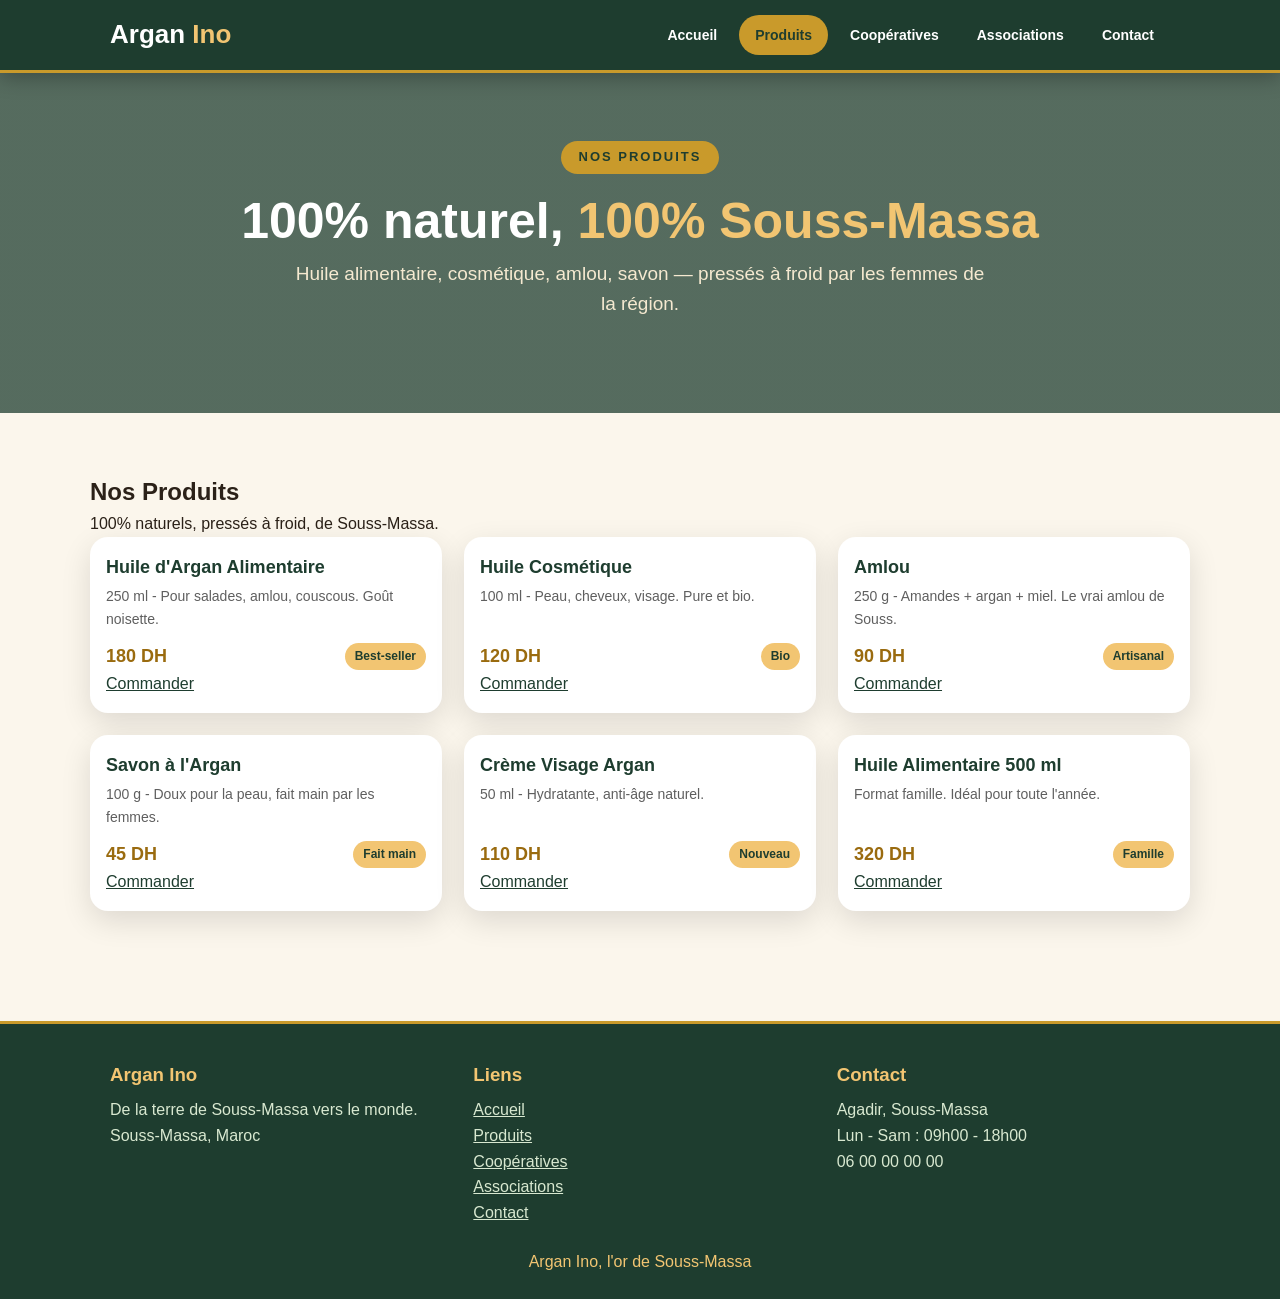
<file: Produits.html>
<!DOCTYPE html>
<html lang="fr">
<head>
  <meta charset="UTF-8">
  <meta name="viewport" content="width=device-width, initial-scale=1.0">
  <title>Produits | Argan Ino - Souss Massa</title>
  <link rel="stylesheet" href="style.css">
</head>
<body>

  <!-- ============ HEADER ============ -->
  <header>
    <div class="conteneur nav-container">
      <a class="logo" href="imaggg.jpg">Argan <span>Ino</span></a>
      <nav>
        <ul>
          <li><a href="index.html">Accueil</a></li>
          <li><a href="produits.html" class="active">Produits</a></li>
          <li><a href="cooperatives.html">Coopératives</a></li>
          <li><a href="associations.html">Associations</a></li>
          <li><a href="contact.html">Contact</a></li>
        </ul>
      </nav>
    </div>
  </header>

  <main>

    <!-- ============ HERO ============ -->
    <section class="hero hero-petit">
      <span class="small">NOS PRODUITS</span>
      <h1>100% naturel, <span>100% Souss-Massa</span></h1>
      <p>Huile alimentaire, cosmétique, amlou, savon — pressés à froid par les femmes de la région.</p>
    </section>

    <!-- ============ PRODUITS ============ -->
    <section class="conteneur section">
      <div class="menu-title">
        <h2>Nos Produits</h2>
        <p>100% naturels, pressés à froid, de Souss-Massa.</p>
      </div>

      <div class="grid">

        <article class="carte">
          <div class="carte-body">
            <h3>Huile d'Argan Alimentaire</h3>
            <p class="desc">250 ml - Pour salades, amlou, couscous. Goût noisette.</p>
            <div class="prix-row">
              <span class="prix">180 DH</span>
              <span class="badge">Best-seller</span>
            </div>
            <a class="btn-carte" href="contact.html">Commander</a>
          </div>
        </article>

        <article class="carte">
          <div class="carte-body">
            <h3>Huile Cosmétique</h3>
            <p class="desc">100 ml - Peau, cheveux, visage. Pure et bio.</p>
            <div class="prix-row">
              <span class="prix">120 DH</span>
              <span class="badge">Bio</span>
            </div>
            <a class="btn-carte" href="contact.html">Commander</a>
          </div>
        </article>

        <article class="carte">
          <div class="carte-body">
            <h3>Amlou</h3>
            <p class="desc">250 g - Amandes + argan + miel. Le vrai amlou de Souss.</p>
            <div class="prix-row">
              <span class="prix">90 DH</span>
              <span class="badge">Artisanal</span>
            </div>
            <a class="btn-carte" href="contact.html">Commander</a>
          </div>
        </article>

        <article class="carte">
          <div class="carte-body">
            <h3>Savon à l'Argan</h3>
            <p class="desc">100 g - Doux pour la peau, fait main par les femmes.</p>
            <div class="prix-row">
              <span class="prix">45 DH</span>
              <span class="badge">Fait main</span>
            </div>
            <a class="btn-carte" href="contact.html">Commander</a>
          </div>
        </article>

        <article class="carte">
          <div class="carte-body">
            <h3>Crème Visage Argan</h3>
            <p class="desc">50 ml - Hydratante, anti-âge naturel.</p>
            <div class="prix-row">
              <span class="prix">110 DH</span>
              <span class="badge">Nouveau</span>
            </div>
            <a class="btn-carte" href="contact.html">Commander</a>
          </div>
        </article>

        <article class="carte">
          <div class="carte-body">
            <h3>Huile Alimentaire 500 ml</h3>
            <p class="desc">Format famille. Idéal pour toute l'année.</p>
            <div class="prix-row">
              <span class="prix">320 DH</span>
              <span class="badge">Famille</span>
            </div>
            <a class="btn-carte" href="contact.html">Commander</a>
          </div>
        </article>

      </div>
    </section>

  </main>

  <!-- ============ FOOTER ============ -->
  <footer>
    <div class="conteneur footer-cols">
      <div class="col">
        <h3>Argan Ino</h3>
        <p>De la terre de Souss-Massa vers le monde.</p>
        <p>Souss-Massa, Maroc</p>
      </div>
      <div class="col">
        <h3>Liens</h3>
        <ul>
          <li><a href="index.html">Accueil</a></li>
          <li><a href="produits.html">Produits</a></li>
          <li><a href="cooperatives.html">Coopératives</a></li>
          <li><a href="associations.html">Associations</a></li>
          <li><a href="contact.html">Contact</a></li>
        </ul>
      </div>
      <div class="col">
        <h3>Contact</h3>
        <p>Agadir, Souss-Massa</p>
        <p>Lun - Sam : 09h00 - 18h00</p>
        <p>06 00 00 00 00</p>
      </div>
    </div>
    <p class="slogan">Argan Ino, l'or de Souss-Massa</p>
  </footer>

</body>
</html>
</file>
<file: style.css>
/* Argan Ino - HTML + CSS SEULEMENT, sans JavaScript */
*{margin:0;padding:0;box-sizing:border-box;font-family:'Segoe UI',Arial,sans-serif}
body{background:#FBF6EC;color:#2B2118;line-height:1.6}
.conteneur{max-width:1100px;margin:0 auto;padding:0 20px}
a{color:#1E3D2F}
img{max-width:100%}
header{background:#1E3D2F;position:sticky;top:0;z-index:100;box-shadow:0 4px 20px rgba(0,0,0,.3);border-bottom:3px solid #C99A2B}
.nav-container{display:flex;justify-content:space-between;align-items:center;padding:14px 20px;flex-wrap:wrap;gap:10px}
.logo{font-size:26px;font-weight:900;color:#fff;text-decoration:none}
.logo span{color:#F2C572}
nav ul{list-style:none;display:flex;gap:6px;flex-wrap:wrap}
nav a{display:block;color:#fff;text-decoration:none;padding:9px 16px;border-radius:30px;font-weight:600;font-size:14px}
nav a:hover,nav a.active{background:#C99A2B;color:#1E3D2F}
.hero{display:flex;flex-direction:column;align-items:center;justify-content:center;text-align:center;min-height:480px;padding:60px 20px;background:linear-gradient(rgba(30,61,47,.75),rgba(30,61,47,.75)),url('https://images.unsplash.com/photo-1596040033229-a9821ebd058d?w=1600&q=80') center/cover no-repeat;color:#fff}
.hero-petit{min-height:340px}
.hero .small{background:#C99A2B;color:#1E3D2F;padding:6px 18px;border-radius:20px;font-size:13px;font-weight:bold;letter-spacing:2px}
.hero h1{font-size:50px;line-height:1.1;margin:20px 0 10px;animation:apparition 1s ease-out}
.hero h1 span{color:#F2C572}
.hero p{font-size:19px;color:#F5E9D0;max-width:700px;margin:0 auto 25px}
.boutons,.centre{display:flex;flex-wrap:wrap;justify-content:center;gap:10px}
.btn{display:inline-block;background:#C99A2B;color:#1E3D2F;padding:14px 32px;border-radius:30px;text-decoration:none;font-weight:bold}
.btn:hover{background:#F2C572;transform:translateY(-2px)}
.btn2{background:#fff;color:#1E3D2F}
.btn-mini{display:inline-block;margin-top:12px;color:#1E3D2F;font-weight:bold;text-decoration:none}
.btn-mini:hover{color:#C99A2B}
.section{padding:60px 0 20px}
.titre{text-align:center;margin-bottom:30px}
.titre h2{font-size:32px;color:#1E3D2F}
.titre p{color:#6b5d4f;margin-top:8px}
.stats{display:flex;flex-wrap:wrap;gap:16px;justify-content:center;margin-bottom:30px}
.stat{flex:1 1 180px;background:#fff;border:2px solid #E8D9B5;border-radius:16px;padding:18px;text-align:center;animation:apparition 1s ease-out}
.stat strong{display:block;font-size:24px;color:#1E3D2F}
.stat span{color:#6b5d4f;font-size:14px}
.grid{display:flex;flex-wrap:wrap;gap:22px;margin:0 auto 30px}
.carte{flex:1 1 260px;display:flex;flex-direction:column;background:#fff;border-radius:18px;overflow:hidden;box-shadow:0 10px 30px rgba(0,0,0,.12);transition:transform .3s}
.carte:hover{transform:translateY(-6px)}
.carte img{display:block;width:100%;height:190px;object-fit:cover;background:#eee}
.carte-body{flex:1;display:flex;flex-direction:column;padding:16px}
.carte-body h3{color:#1E3D2F;font-size:18px}
.carte-body .desc{font-size:14px;color:#5f5f5f;margin-top:4px}
.prix-row{display:flex;justify-content:space-between;align-items:center;margin-top:auto;padding-top:12px}
.prix{color:#9A6B0F;font-weight:900;font-size:18px}
.badge{background:#F2C572;color:#1E3D2F;font-size:12px;padding:4px 10px;border-radius:20px;font-weight:bold}
.etapes{display:flex;flex-wrap:wrap;gap:18px;margin-bottom:30px}
.etape{flex:1 1 220px;background:#1E3D2F;color:#fff;padding:22px;border-radius:18px;text-align:center}
.etape span{display:inline-block;width:44px;height:44px;line-height:44px;background:#C99A2B;color:#1E3D2F;border-radius:50%;font-weight:900;font-size:20px}
.etape h3{margin:10px 0 6px;color:#F2C572}
.commande-box,.contact-box{display:flex;flex-wrap:wrap;gap:28px;text-align:left}
.infos{flex:1 1 260px;padding:24px;background:#1E3D2F;color:#fff;border-radius:18px}
.infos h2{color:#F2C572;margin-bottom:14px}
.infos p{margin-bottom:14px;color:#F5E9D0}
.ligne{display:flex;justify-content:space-between;padding:10px 0;border-bottom:1px solid rgba(255,255,255,.2)}
.ligne.total{border:none;font-size:18px}
.note{font-size:13px;margin-top:10px}
.wa{display:inline-block;background:#23966a;color:#fff;padding:12px 18px;border-radius:999px;text-decoration:none;font-weight:bold;margin-top:14px;animation:pulse 1.5s infinite}
.formulaire{flex:2 1 340px;padding:24px;background:#fff;border-radius:18px;box-shadow:0 10px 30px rgba(0,0,0,.1)}
.formulaire label{display:block;margin-bottom:4px;font-weight:bold}
.formulaire input,.formulaire textarea,.formulaire select{display:block;width:100%;padding:12px;margin-bottom:16px;border:1px solid #D8C9A8;border-radius:10px;font-size:16px}
.formulaire button{width:100%;padding:14px;border:none;border-radius:30px;background:#C99A2B;color:#1E3D2F;font-size:16px;font-weight:bold;cursor:pointer}
.formulaire button:hover{background:#F2C572}
footer{margin-top:60px;padding:36px 0 24px;background:#1E3D2F;color:#D8E8D0;border-top:3px solid #C99A2B}
.footer-cols{display:flex;gap:30px;flex-wrap:wrap}
.col{flex:1;min-width:200px}
.col h3{color:#F2C572;margin-bottom:8px}
.col ul{list-style:none}
.col a{color:#D8E8D0}
.slogan{margin-top:24px;text-align:center;color:#F2C572}
@keyframes apparition{from{opacity:0;transform:translateY(15px)}to{opacity:1;transform:translateY(0)}}
@keyframes pulse{0%,100%{transform:scale(1)}50%{transform:scale(1.08)}}
@media(max-width:640px){.hero h1{font-size:34px}.titre h2{font-size:26px}.footer-cols{flex-direction:column}nav a{padding:8px 12px;font-size:13px}}
</file>
<file: Style.css>
* {
  margin: 0;
  padding: 0;
  box-sizing: border-box;
  font-family: 'Segoe UI', Arial, sans-serif;
}

html {
  scroll-behavior: smooth;
}

body {
  background: #ecb547;
  color: #745741;
  line-height: 2.6;
}

.conteneur {
  max-width: 1100px;
  margin: 0 auto;
  padding: 0 20px;
}

a {
  color: #1E3D2F;
}

img {
  max-width: 100%;
  display: block;
}

/* ===== 2. HEADER / NAVIGATION ===== */
header {
  background: #1E3D2F;
  position: sticky;
  top: 0;
  z-index: 100;
  box-shadow: 0 4px 20px rgba(0, 0, 0, 0.3);
  border-bottom: 3px solid #C99A2B;
}

.nav-container {
  display: flex;
  justify-content: space-between;
  align-items: center;
  padding: 15px 20px;
}

.logo {
  font-size: 26px;
  font-weight: 900;
  color: #fff;
  text-decoration: none;
  transition: 0.3s;
}

.logo:hover {
  transform: scale(1.05);
}

.logo span {
  color: #F2C572;
}

nav ul {
  list-style: none;
  display: flex;
  gap: 8px;
  flex-wrap: wrap;
}

nav a {
  display: block;
  color: #fff;
  text-decoration: none;
  padding: 10px 16px;
  border-radius: 30px;
  font-weight: 600;
  font-size: 14px;
  transition: 0.3s;
}

nav a:hover,
nav a.active {
  background: #C99A2B;
  color: #1E3D2F;
  transform: translateY(-2px);
  box-shadow: 0 6px 15px rgba(201, 154, 43, 0.5);
}

/* ===== 3. HERO ===== */
.hero {
  display: flex;
  flex-direction: column;
  align-items: center;
  justify-content: center;
  text-align: center;
  min-height: 480px;
  padding: 60px 20px;
  background:
    linear-gradient(rgba(30, 61, 47, 0.82), rgba(30, 61, 47, 0.65)),
    url('https://images.unsplash.com/photo-1509316975850-ff9c5deb0cd9?w=1600&q=80')
    center / cover;
  color: #fff;
}

.hero-petit {
  min-height: 340px;
  padding: 50px 20px;
}

.hero .small {
  background: #C99A2B;
  color: #1E3D2F;
  padding: 6px 18px;
  border-radius: 20px;
  font-size: 13px;
  font-weight: bold;
  letter-spacing: 2px;
  animation: flotte 2.5s ease-in-out infinite;
}

.hero h1 {
  font-size: 50px;
  line-height: 1.1;
  margin: 20px 0 10px;
  animation: apparition 1s ease-out;
}

.hero h1 span {
  color: #F2C572;
}

.hero p {
  font-size: 19px;
  color: #EDE3C8;
  max-width: 680px;
  margin: 0 auto 25px;
  animation: apparition 1.2s ease-out;
}

/* ===== 4. BOUTONS ===== */
.boutons {
  display: flex;
  flex-wrap: wrap;
  justify-content: center;
  gap: 12px;
}

.boutons-bas {
  margin-bottom: 40px;
}

.btn {
  display: inline-block;
  background: #C99A2B;
  color: #1E3D2F;
  padding: 14px 32px;
  border-radius: 30px;
  text-decoration: none;
  font-weight: bold;
  transition: 0.3s;
}

.btn2 {
  background: #fff;
  color: #1E3D2F;
}

.btn:hover {
  background: #F2C572;
  transform: translateY(-3px) scale(1.03);
  box-shadow: 0 10px 25px rgba(242, 197, 114, 0.5);
}

.btn-anim {
  animation: rebond 2s ease-in-out infinite;
}

/* ===== 5. SECTIONS / STATS / CARTES ===== */
.section {
  padding: 50px 0 20px;
  text-align: center;
}

.menu-title {
  margin-bottom: 30px;
}

.menu-title h2 {
  font-size: 32px;
  color: #1E3D2F;
}

.menu-title p {
  color: #6B5B45;
  margin-top: 8px;
}

.stats {
  display: flex;
  flex-wrap: wrap;
  gap: 16px;
  justify-content: center;
  margin-bottom: 40px;
}

.stat {
  background: #fff;
  border: 2px solid #C99A2B;
  border-radius: 16px;
  padding: 16px 22px;
  display: flex;
  flex-direction: column;
  min-width: 160px;
  animation: apparition 1s ease-out;
  transition: 0.3s;
}

.stat:hover {
  transform: translateY(-5px);
}

.stat strong {
  color: #1E3D2F;
  font-size: 22px;
}

.stat span {
  color: #6B5B45;
  font-size: 13px;
}

.grid {
  display: flex;
  flex-wrap: wrap;
  gap: 22px;
  max-width: 900px;
  margin: 0 auto 30px;
  text-align: left;
}

.carte {
  flex: 1 1 240px;
  display: flex;
  flex-direction: column;
  background: #fff;
  color: #333;
  border-radius: 18px;
  overflow: hidden;
  box-shadow: 0 10px 30px rgba(0, 0, 0, 0.12);
  border: 1px solid #EAD9A8;
  transition: 0.35s;
  animation: apparition 0.8s ease-out;
}

.carte:hover {
  transform: translateY(-8px) rotate(-0.5deg);
  box-shadow: 0 20px 40px rgba(201, 154, 43, 0.35);
}

.carte-body {
  flex: 1;
  display: flex;
  flex-direction: column;
  padding: 18px;
}

.carte-body h3 {
  color: #1E3D2F;
  font-size: 19px;
}

.desc {
  font-size: 14px;
  color: #5f5f5f;
  margin-top: 6px;
}

.prix-row {
  display: flex;
  justify-content: space-between;
  align-items: center;
  margin-top: auto;
  padding-top: 12px;
}

.prix {
  color: #9A7410;
  font-weight: 900;
  font-size: 20px;
}

.badge {
  background: #F2C572;
  color: #1E3D2F;
  font-size: 12px;
  padding: 4px 10px;
  border-radius: 20px;
  font-weight: bold;
  animation: flotte 3s ease-in-out infinite;
}

.btn-carte {
  margin-top: 14px;
  text-align: center;
  background: #1E3D2F;
  color: #fff;
  padding: 11px;
  border-radius: 30px;
  text-decoration: none;
  font-weight: bold;
  transition: 0.3s;
}

.btn-carte:hover {
  background: #C99A2B;
  color: #1E3D2F;
  transform: scale(1.03);
}

/* ===== 6. COOPÉRATIVES / CONTACT ===== */
.commande-box,
.contact-box {
  display: flex;
  flex-wrap: wrap;
  gap: 28px;
  text-align: left;
  margin-bottom: 30px;
}

.commande-exemple,
.commande-etapes,
.infos {
  flex: 1 1 260px;
  padding: 24px;
  background: #1E3D2F;
  color: #fff;
  border-radius: 18px;
}

.commande-exemple h3,
.commande-etapes h3,
.infos h2 {
  color: #F2C572;
  margin-bottom: 14px;
}

.commande-etapes p,
.infos p {
  color: #EDE3C8;
  margin-bottom: 10px;
}

.wa {
  display: inline-block;
  background: #23966a;
  color: #fff;
  padding: 12px 18px;
  border-radius: 999px;
  text-decoration: none;
  font-weight: bold;
  margin-top: 14px;
  animation: pulse 1.5s infinite;
}

.wa:hover {
  transform: scale(1.05);
}

.formulaire {
  flex: 2 1 340px;
  padding: 24px;
  background: #fff;
  color: #2B2118;
  border-radius: 18px;
  text-align: left;
  border: 1px solid #EAD9A8;
}

.formulaire label {
  display: block;
  margin-bottom: 4px;
  font-weight: bold;
}

.formulaire input,
.formulaire textarea,
.formulaire select {
  display: block;
  width: 100%;
  padding: 12px;
  margin-bottom: 16px;
  border: 1px solid #D9C89A;
  border-radius: 10px;
  font-size: 16px;
  background: #FFFEF8;
  transition: 0.3s;
}

.formulaire input:focus,
.formulaire textarea:focus,
.formulaire select:focus {
  outline: none;
  border-color: #C99A2B;
  box-shadow: 0 0 0 3px rgba(201, 154, 43, 0.25);
  transform: scale(1.01);
}

.formulaire button {
  width: 100%;
  padding: 14px;
  border: none;
  border-radius: 30px;
  background: #C99A2B;
  color: #1E3D2F;
  font-size: 16px;
  font-weight: bold;
  cursor: pointer;
  transition: 0.3s;
}

.formulaire button:hover {
  background: #F2C572;
  transform: translateY(-2px);
  box-shadow: 0 8px 20px rgba(201, 154, 43, 0.4);
}

/* ===== 7. FOOTER ===== */
footer {
  margin-top: 60px;
  padding: 36px 0 24px;
  background: #1E3D2F;
  color: #EDE3C8;
  border-top: 3px solid #C99A2B;
}

.footer-cols {
  display: flex;
  gap: 30px;
}

.col {
  flex: 1;
}

.col h3 {
  color: #F2C572;
  margin-bottom: 8px;
}

.col ul {
  list-style: none;
}

.col a {
  color: #EDE3C8;
  text-decoration: none;
}

.col a:hover {
  color: #F2C572;
}

.slogan {
  margin-top: 24px;
  text-align: center;
  color: #F2C572;
  animation: flotte 3s ease-in-out infinite;
}

/* ===== 8. ANIMATIONS - CSS SEULEMENT ===== */
@keyframes apparition {
  from {
    opacity: 0;
    transform: translateY(20px);
  }
  to {
    opacity: 1;
    transform: translateY(0);
  }
}

@keyframes pulse {
  0%, 100% {
    transform: scale(1);
  }
  50% {
    transform: scale(1.08);
  }
}

@keyframes flotte {
  0%, 100% {
    transform: translateY(0);
  }
  50% {
    transform: translateY(-6px);
  }
}

@keyframes rebond {
  0%, 100% {
    transform: translateY(0);
  }
  50% {
    transform: translateY(-4px);
  }
}

/* ===== 9. PETITS ÉCRANS ===== */
@media (max-width: 640px) {
  .nav-container {
    flex-wrap: wrap;
    justify-content: center;
    gap: 8px;
  }

  nav a {
    padding: 8px 12px;
    font-size: 13px;
  }

  .hero h1 {
    font-size: 34px;
  }

  .menu-title h2 {
    font-size: 26px;
  }

  .footer-cols {
    flex-direction: column;
  }
}
</file>
